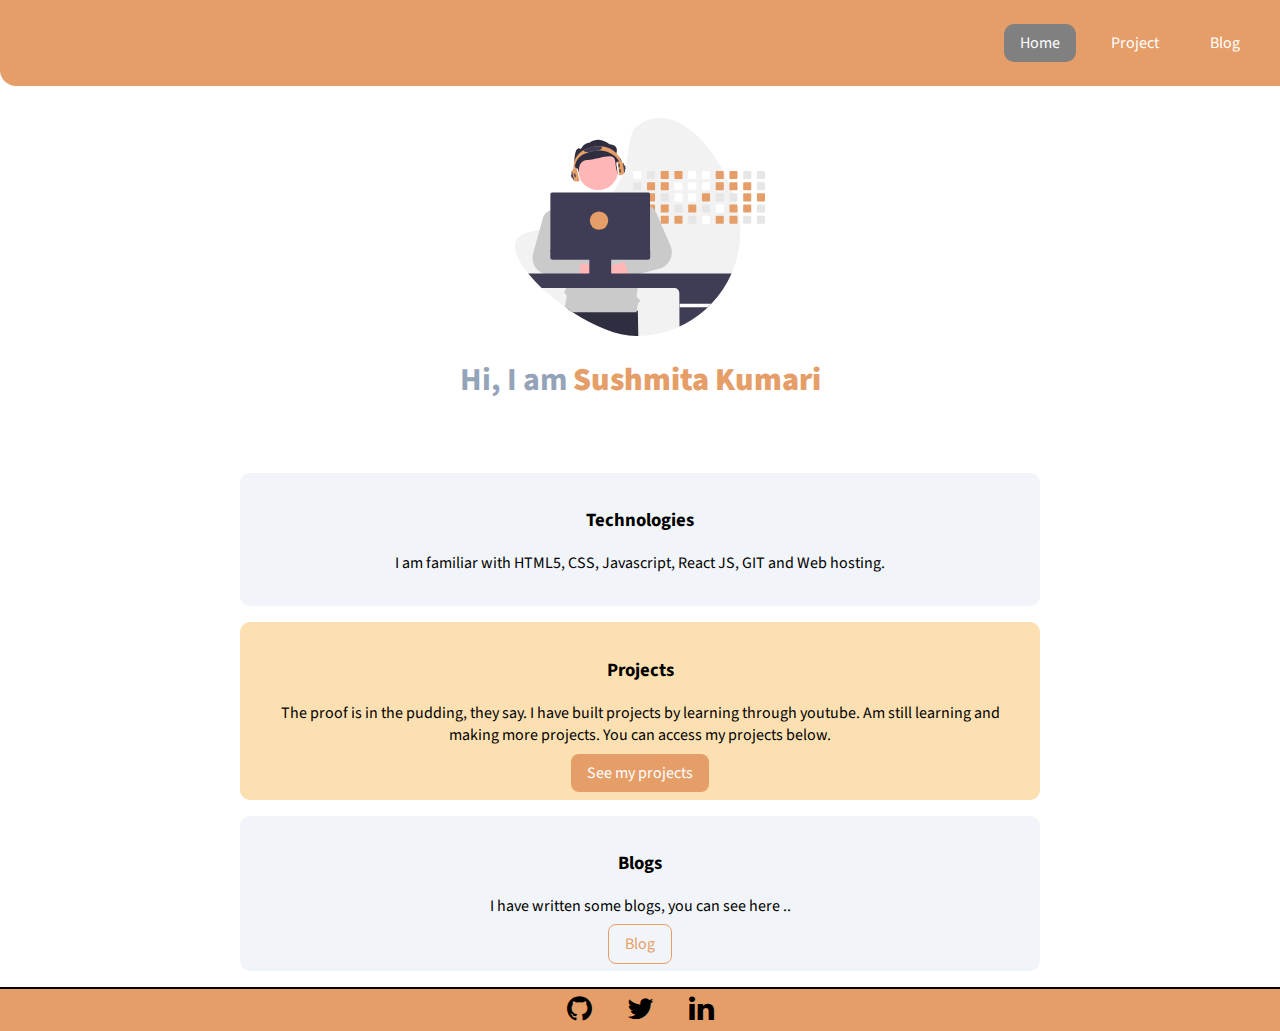
<file: index.html>
<!DOCTYPE html>
<html lang="en">
<head>
    <meta charset="UTF-8">
    <meta http-equiv="X-UA-Compatible" content="IE=edge">
    <meta name="viewport" content="width=device-width, initial-scale=1.0">
    <title>Portfolio</title>
    <link href="styles.css" rel="stylesheet">
    <link rel="stylesheet" href="https://cdnjs.cloudflare.com/ajax/libs/font-awesome/4.7.0/css/font-awesome.min.css">
</head>
<body>
    <nav class="navigation">
     
        <ul class="list-non-bullet nav-pills">
            <li class="list-inline">
                <a class="link active" href="/index.html">Home</a>
            </li>
            <li class="list-inline">
                <a class="link" href="/project.html">Project</a>
            </li>
            <li class="list-inline">
                <a class="link" href="/blog.html">Blog</a>
            </li>
        </ul>
    </nav>
    <header class="hero">
        <img class="hero-img" src="/images/header-img.svg" />
        <h1 class="hero-heading">Hi, I am <strong class="highlight">Sushmita Kumari</strong> </h1> 
    </header>
    <div class="container">
        
                <div class="neo-project">
                    <h3>Technologies</h3>
            <p>I am familiar with HTML5, CSS, Javascript, React JS, GIT and Web hosting.</p>
                </div>
            
                <div class="neogcamp-projects">
                    <h3>Projects</h3>
            <p>The proof is in the pudding, they say. I have built projects by learning through youtube. Am still learning and making more projects. You can access my projects below.</p>
            <a class="link primary-link" href="/project.html">See my projects</a>    
                </div>
                <div class="neo-project">
                    <h3>Blogs</h3>
                    <p>I have written some blogs, you can see here ..</p>
                    <a class="link secondary-link" href="/blogs.html">Blog</a>
                </div>  
        
    </div>
   
    <footer class="footer">
        <div class="footer-div">
              <a href="https://github.com/sushmita2109" target="_blank"><i class="fa fa-github"></i></a>
              <a href="https://twitter.com/Sushmit10759660" target="_blank"><i class="fa fa-twitter"></i></a>
              <a href="https://www.linkedin.com/in/sushmita-kumari-4393b2ab/" target="_blank"><i class="fa fa-linkedin"></i></a>
        </div>
     </footer>
</body>
</html>
</file>
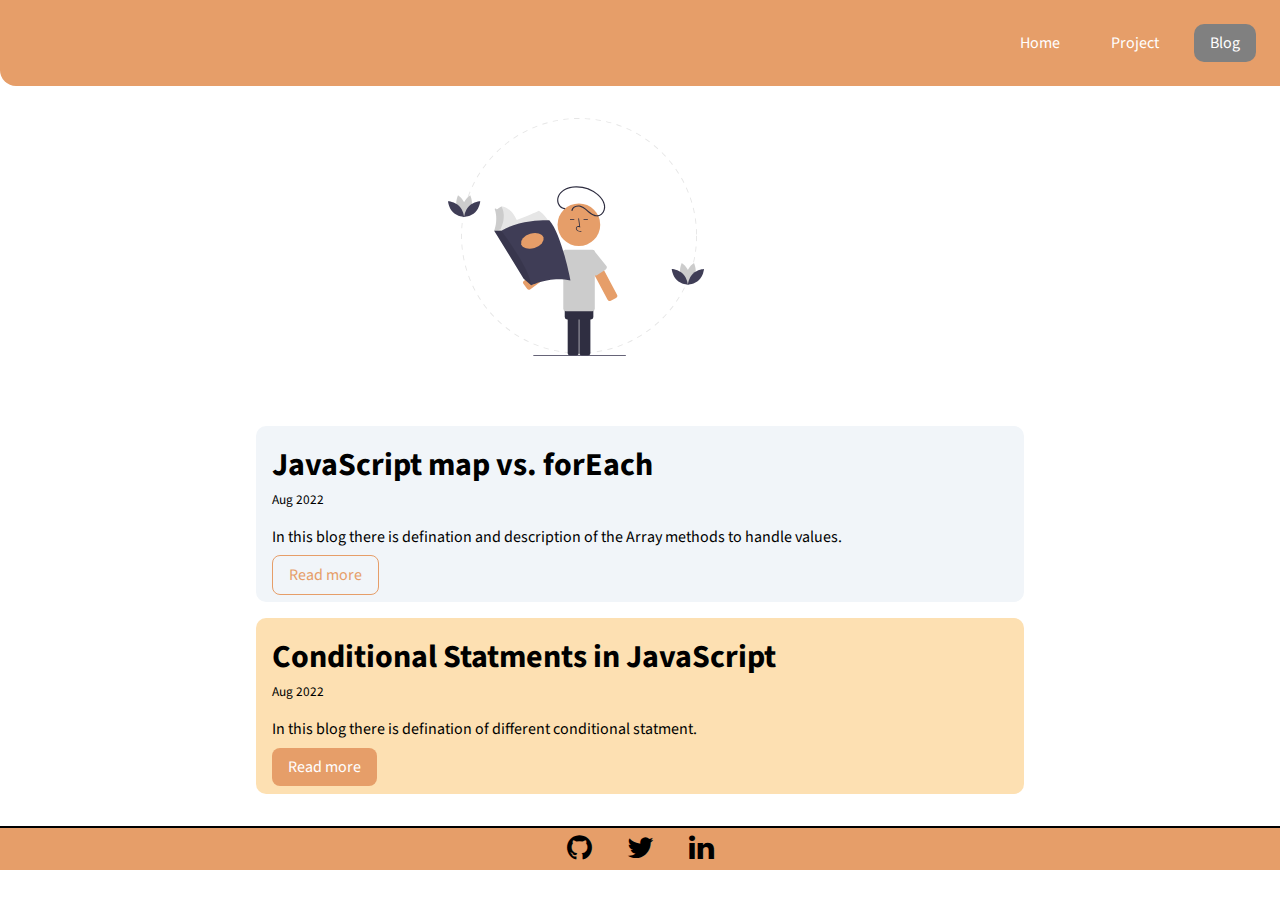
<file: blog.html>
<!DOCTYPE html>
<html lang="en">
<head>
    <meta charset="UTF-8">
    <meta http-equiv="X-UA-Compatible" content="IE=edge">
    <meta name="viewport" content="width=device-width, initial-scale=1.0">
    <link href="styles.css" rel="stylesheet"/>
    <link rel="stylesheet" href="https://cdnjs.cloudflare.com/ajax/libs/font-awesome/4.7.0/css/font-awesome.min.css">
    <title>Blog</title>
</head>
<body>
    <nav class="navigation">
        
        <ul class="list-non-bullet nav-pills">
            <li class="list-inline">
                <a class="link" href="/index.html">Home</a>
            </li>
            <li class="list-inline">
                <a class="link" href="/project.html">Project</a>
            </li>
            <li class="list-inline">
                <a class="link active" href="/blog.html">Blog</a>
            </li>
        </ul>
    </nav>
    <header>
        <img class="blog-img" src="/images/blogimage.svg"/>
    </header>
        <main class="blog-container">
        <div class="blog-section1">
        <h1 class="blog-title">JavaScript map vs. forEach</h1>
       <small>Aug 2022</small>
       <p>In this blog there is defination and description of the Array methods to handle values. </p>
       <a class="link secondary-link" href="https://medium.com/@sushmitakumari363/javascript-map-vs-foreach-when-to-use-each-one-66f876ec288c">Read more</a>
        </div>
        <div class="blog-section2">
        <h1 class="blog-title">Conditional Statments in JavaScript</h1>
       <small>Aug 2022</small>
       <p>In this blog there is defination of different conditional statment. </p>
       <a class="link primary-link" href="https://medium.com/@sushmitakumari363/conditional-statments-in-javascript-51c765dfd200">Read more</a>
        </div>
    </main>
    <footer class="footer">
        <div class="footer-div">
              <a href="https://github.com/sushmita2109" target="_blank"><i class="fa fa-github"></i></a>
              <a href="https://twitter.com/Sushmit10759660" target="_blank"><i class="fa fa-twitter"></i></a>
              <a href="https://www.linkedin.com/in/sushmita-kumari-4393b2ab/" target="_blank"><i class="fa fa-linkedin"></i></a>
        </div>
     </footer>

</body>
</html>
</file>
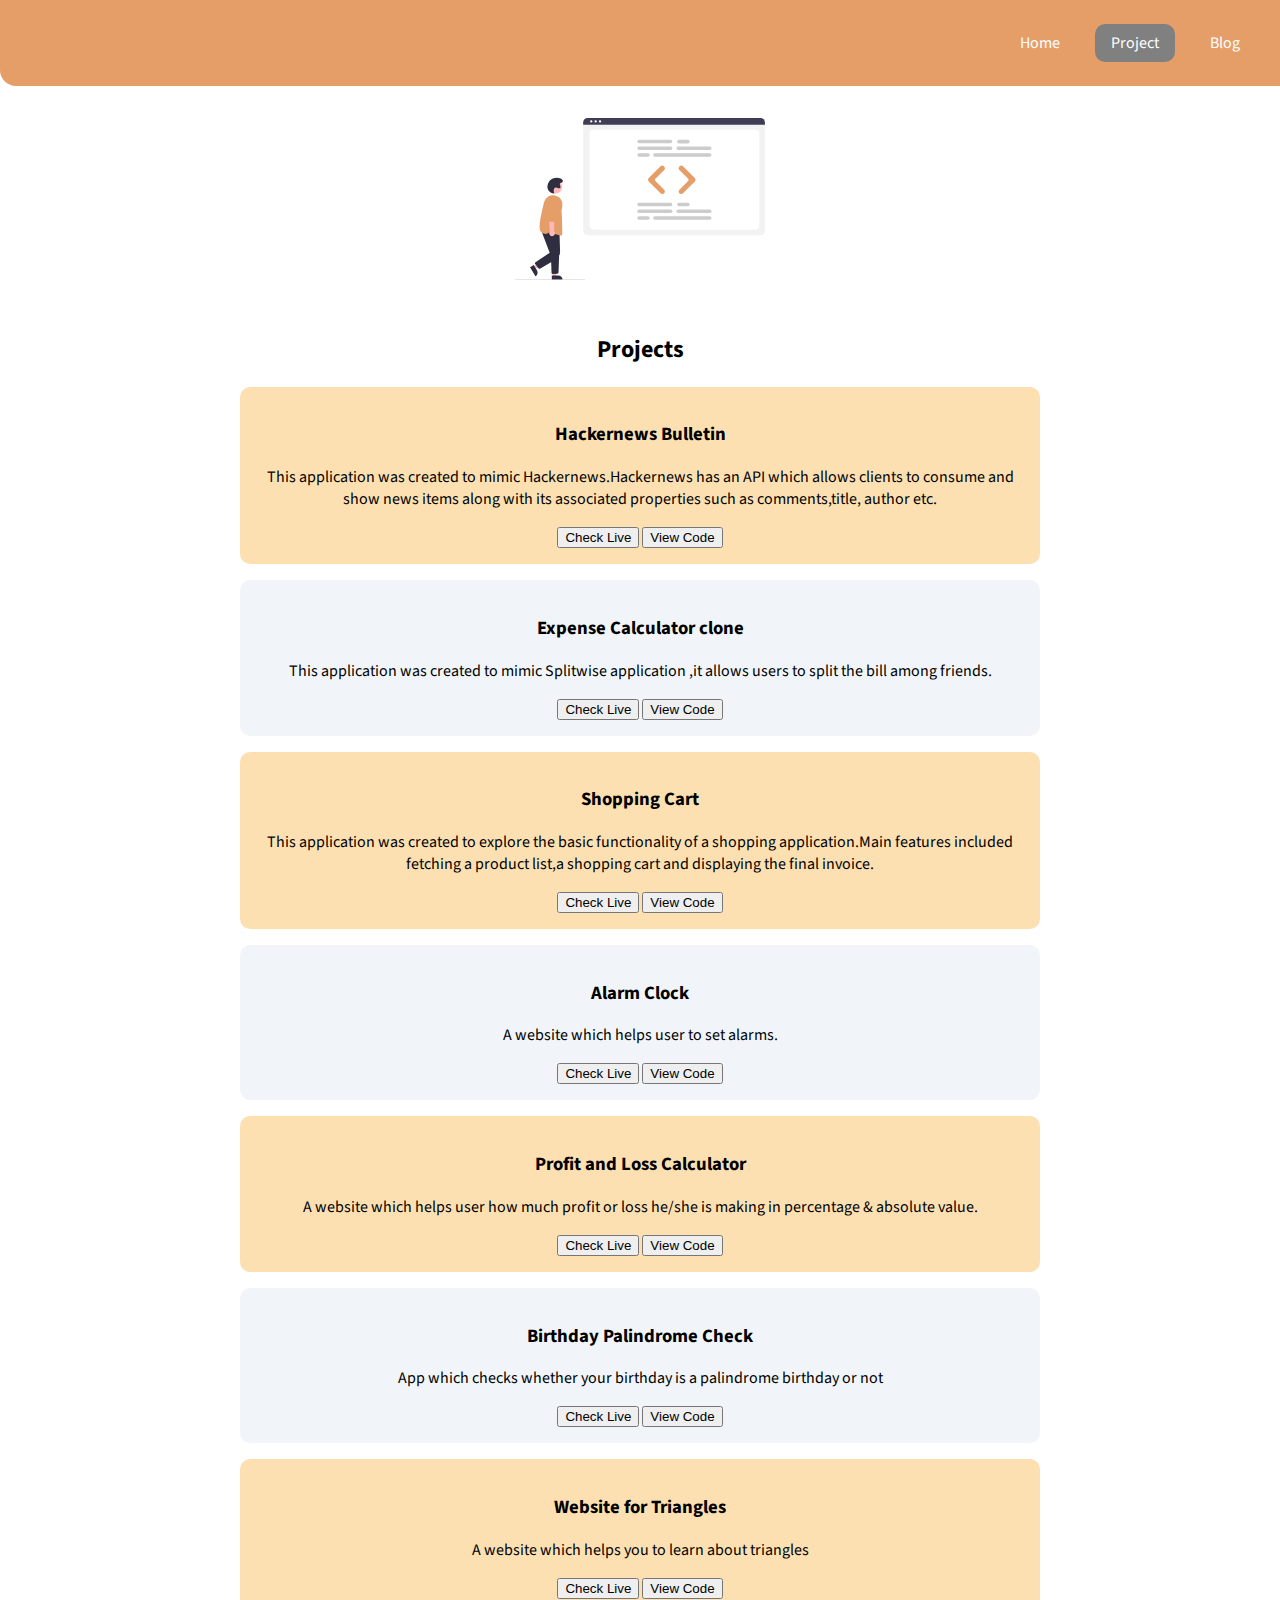
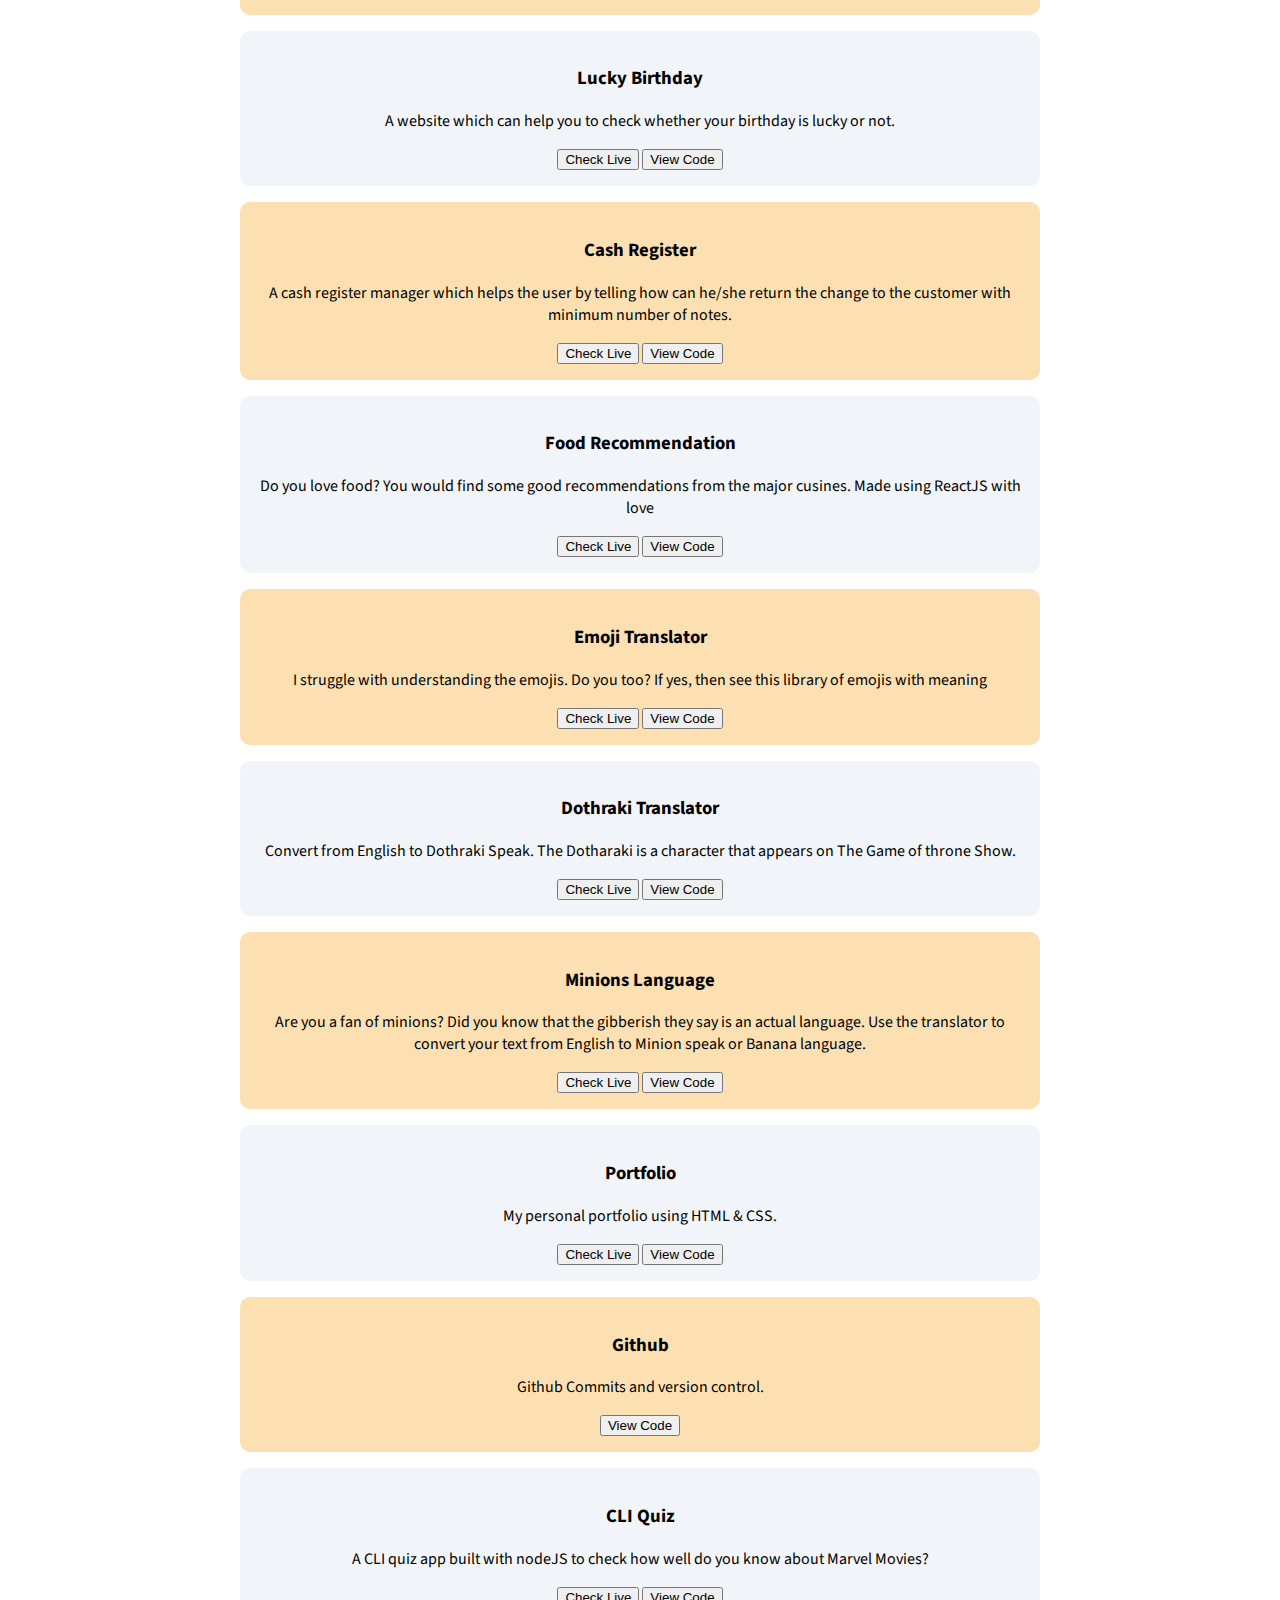
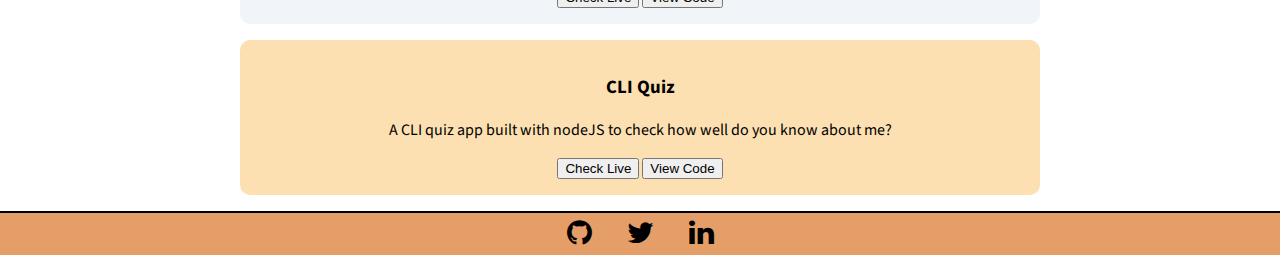
<file: project.html>
<!DOCTYPE html>
<html lang="en">
<head>
    <meta charset="UTF-8">
    <meta http-equiv="X-UA-Compatible" content="IE=edge">
    <meta name="viewport" content="width=device-width, initial-scale=1.0">
    <title>Projects</title>
    <link href="styles.css" rel="stylesheet"/>
    <link rel="stylesheet" href="https://cdnjs.cloudflare.com/ajax/libs/font-awesome/4.7.0/css/font-awesome.min.css">
</head>
<body>
    <nav class="navigation">
   
        <ul class="list-non-bullet nav-pills">
            <li class="list-inline">
                <a class="link" href="/index.html">Home</a>
            </li>
            <li class="list-inline">
                <a class="link active" href="/project.html">Project</a>
            </li>
            <li class="list-inline">
                <a class="link" href="/blog.html">Blog</a>
            </li>
        </ul>
    </nav>
    <header class="hero">
        <img class="hero-img" src="/images/projectimg.svg" alt="project image"/>
    </header>
    <main class="container">
        <h2> Projects</h2>
  
        <div >
          <div class="neogcamp-projects">
            <h3>Hackernews Bulletin</h3>
            <p>
              This application was created to mimic Hackernews.Hackernews has an API which allows clients to consume and show news items along with its associated properties such as comments,title, author etc.
            </p>
            <a href="https://hackernewsbulletin.netlify.app/" target="_blank"
              ><button class="projects_page_view_button">Check Live</button></a
            >
            <a
              href="https://github.com/sushmita2109/hackerNewsBulletin"
              target="_blank"
              ><button class="projects_page_code_button">View Code</button></a
            >
          </div>
          <div class="neo-project">
            <h3>Expense Calculator clone</h3>
            <p>
              This application was created to mimic Splitwise application ,it allows users to split the bill among friends.
            </p>
            <a href="https://expansemanager.netlify.app/" target="_blank"
              ><button class="projects_page_view_button">Check Live</button></a
            >
            <a
              href="https://github.com/sushmita2109/expanse-manager"
              target="_blank"
              ><button class="projects_page_code_button">View Code</button></a
            >
          </div>
          <div class="neogcamp-projects">
            <h3>Shopping Cart</h3>
            <p>
              This application was created to explore the basic functionality of a shopping application.Main features included fetching a product list,a shopping cart and displaying the final invoice.

            </p>
            <a href="https://golden-crostata-97d2d8.netlify.app/" target="_blank"
              ><button class="projects_page_view_button">Check Live</button></a
            >
            <a
              href="https://github.com/sushmita2109/shopping_cart"
              target="_blank"
              ><button class="projects_page_code_button">View Code</button></a
            >
          </div>
          <div class="neo-project">
            <h3>Alarm Clock</h3>
            <p>
              A website which helps user to set alarms.
            </p>
            <a href="https://classy-valkyrie-ebe0e2.netlify.app/" target="_blank"
              ><button class="projects_page_view_button">Check Live</button></a
            >
            <a
              href="https://github.com/sushmita2109/alaramclock"
              target="_blank"
              ><button class="projects_page_code_button">View Code</button></a
            >
          </div>
          <div class="neogcamp-projects">
            <h3>Profit and Loss Calculator</h3>
            <p>
              A website which helps user how much profit or loss he/she is making
              in percentage & absolute value.
            </p>
            <a href="https://neogcamp-markfourteen.netlify.app" target="_blank"
              ><button class="projects_page_view_button">Check Live</button></a
            >
            <a
              href="https://github.com/sushmita2109/neogcamp-markFourteen"
              target="_blank"
              ><button class="projects_page_code_button">View Code</button></a
            >
          </div>
  
          <div class="neo-project">
            <h3>Birthday Palindrome Check</h3>
            <p>
              App which checks whether your birthday is a palindrome birthday or
              not
            </p>
            <a href="https://neogcamp-markthirteen.netlify.app" target="_blank"
              ><button class="projects_page_view_button">Check Live</button></a
            >
            <a
              href="https://github.com/sushmita2109/neogcamp-markThirteen"
              target="_blank"
              ><button class="projects_page_code_button">View Code</button></a
            >
          </div>
          <div class="neogcamp-projects">
            <h3>Website for Triangles</h3>
            <p>A website which helps you to learn about triangles</p>
            <a
              href="https://neogcamp-marktweleve.netlify.app"
              target="_blank"
              ><button class="projects_page_view_button">Check Live</button></a
            >
            <a
              href="https://github.com/sushmita2109/neogcamp-markTweleve"
              target="_blank"
              ><button class="projects_page_code_button">View Code</button></a
            >
          </div>
  
          <div class="neo-project" >
            <h3>Lucky Birthday</h3>
            <p>
              A website which can help you to check whether your birthday is lucky
              or not.
            </p>
            <a href="https://neogcamp-markeleven.netlify.app" target="_blank"
              ><button class="projects_page_view_button">Check Live</button></a
            >
            <a
              href="https://github.com/sushmita2109/neogram-maekEleven"
              target="_blank"
              ><button class="projects_page_code_button">View Code</button></a
            >
          </div>
          <div class="neogcamp-projects">
            <h3>Cash Register</h3>
            <p>
              A cash register manager which helps the user by telling how can
              he/she return the change to the customer with minimum number of
              notes.
            </p>
            <a href="https://neogcamp-markten.netlify.app" target="_blank"
              ><button class="projects_page_view_button">Check Live</button></a
            >
            <a
              href="https://github.com/sushmita2109/neogcamp-MarkTen"
              target="_blank"
              ><button class="projects_page_code_button">View Code</button></a
            >
          </div>
  
          <div class="neo-project">
            <h3>Food Recommendation</h3>
            <p>
              Do you love food? You would find some good recommendations
              from the major cusines. Made using ReactJS with love
            </p>
            <a href="https://km7d86.csb.app/" target="_blank"
              ><button class="projects_page_view_button">Check Live</button></a
            >
            <a
              href="https://github.com/sushmita2109/neogcamp-markNine"
              target="_blank"
              ><button class="projects_page_code_button">View Code</button></a
            >
          </div>
          <div class="neogcamp-projects">
            <h3>Emoji Translator</h3>
            <p>
              I struggle with understanding the emojis. Do you too? If yes, then
              see this library of emojis with meaning
            </p>
            <a href="https://o609hu.csb.app/" target="_blank"
              ><button class="projects_page_view_button">Check Live</button></a
            >
            <a
              href="https://github.com/sushmita2109/neogcamp-markEight"
              target="_blank"
              ><button class="projects_page_code_button">View Code</button></a
            >
          </div>
  
          <div class="neo-project">
            <h3>Dothraki Translator</h3>
            <p>
              Convert from English to Dothraki Speak. The Dotharaki is a
              character that appears on The Game of throne Show. 
            </p>
            <a
              href="https://neogcamp-markseven.netlify.app"
              target="_blank"
              ><button class="projects_page_view_button">Check Live</button></a
            >
            <a
              href="https://github.com/sushmita2109/neogcamp-markSeven"
              target="_blank"
              ><button class="projects_page_code_button">View Code</button></a
            >
          </div>
          <div class="neogcamp-projects">
            <h3>Minions Language</h3>
            <p>
              Are you a fan of minions? Did you know that the gibberish they say
              is an actual language. Use the translator to convert your text from
              English to Minion speak or Banana language.
            </p>
            <a href="https://banana-translator-sushmita.netlify.app" target="_blank"
              ><button class="projects_page_view_button">Check Live</button></a
            >
            <a
              href="https://github.com/sushmita2109/Neogcamp-Lesson4"
              target="_blank"
              ><button class="projects_page_code_button">View Code</button></a
            >
          </div>
  
          <div class="neo-project">
            <h3>Portfolio</h3>
            <p>My personal portfolio using HTML & CSS.</p>
          <a href="https://sushmita-portfolio-markfour.netlify.app/" target="_blank"
              ><button class="projects_page_view_button">Check Live</button></a
            >
            <a
              href="https://github.com/sushmita2109/sushmita-portfolio-Mark4"
              target="_blank"
              ><button class="projects_page_code_button">View Code</button></a
            >
          </div>
          <div class="neogcamp-projects">
            <h3>Github</h3>
            <p>Github Commits and version control.</p>
            <a
              href="https://github.com/sushmita2109?tab=repositories"
              target="_blank"
              ><button class="projects_page_code_button">View Code</button></a
            >
          </div>
          <div class="neo-project">
            <h3>CLI Quiz</h3>
            <p>
              A CLI quiz app built with nodeJS to check how well do you know about
              Marvel Movies?
            </p>
            <a
              href="https://replit.com/@sushmitakumari/Mark2?embed=1&output=1"
              target="_blank"
              ><button class="projects_page_view_button">Check Live</button></a
            >
            <a
              href="https://github.com/sushmita2109/neogcamp-cli-Assignment-2"
              target="_blank"
              ><button class="projects_page_code_button">View Code</button></a
            >
          </div>
  
          <div class="neogcamp-projects">
            <h3>CLI Quiz</h3>
            <p>
              A CLI quiz app built with nodeJS to check how well do you know about
              me?
            </p>
            <a
              href="https://replit.com/@sushmitakumari/Mark-1?embed=1&output=1"
              target="_blank"
              ><button class="projects_page_view_button">Check Live</button></a
            >
            <a
              href="https://github.com/sushmita2109/Neogcamp-cli-Assignment-1"
              target="_blank"
              ><button class="projects_page_code_button">View Code</button></a
            >
          </div>
        </div>
      </main>
      <footer class="footer">
        <div class="footer-div">
              <a href="https://github.com/sushmita2109" target="_blank"><i class="fa fa-github"></i></a>
              <a href="https://twitter.com/Sushmit10759660" target="_blank"><i class="fa fa-twitter"></i></a>
              <a href="https://www.linkedin.com/in/sushmita-kumari-4393b2ab/" target="_blank"><i class="fa fa-linkedin"></i></a>
        </div>
     </footer>
</body>
</html>
</file>
<file: styles.css>
@import url('https://fonts.googleapis.com/css2?family=Lato:ital,wght@0,400;1,300&family=Source+Sans+Pro:ital,wght@0,300;1,200&display=swap');

:root {
    --primary-color:#E69E69;
    --off-white:#f1f5f9;
    --dark-grey:#94a3b8;
}
body{

font-family: 'Source Sans Pro', sans-serif;
margin: 0px;
}
.navigation{
    background-color: var(--primary-color);
    color: white;
    padding: 1rem;
    border-bottom-left-radius: 1rem;
}

.navigation .navigation-brand{
    font-weight:bold;
}
.navigation .nav-pills{
    text-align: right;
}
.navigation .link{
    color: white;
}

.hero{
padding: 2rem;
}

.hero .hero-img{
    max-width: 250px;
    display: block;
    margin: auto;
}

.hero .hero-heading{
    color: var(--dark-grey);
    text-align: center;
}
.highlight{
    color: var(--primary-color);
}
.list-non-bullet{
    list-style: none;
}

.list-inline{
    display: inline;
    padding: 0rem 0.5rem;
}
.container{
    max-width: 800px;
    width: 90%;
    display: block;
    margin: auto;
    text-align: center;
}
.container .section{
 text-align: center;
}
/* 
.section{
    padding: 1rem;
    text-align: center;
    width: 100%;
    border-radius: 10px;
}

.section h3{
 text-align: center;
} */

/* .ow{
    background-color:var(--off-white);
    width: 100%;
    margin: 1rem 0;
    padding: 1rem;
    text-align: center;
} */
.link{
    text-decoration: none;
    padding: 0.5rem 1rem;
}
.navigation .link:hover{
    border: 0.1rem solid white;
    border-radius: 0.5rem ;
}
.active{
    background-color: gray;
    border-radius: 10px;
}
.primary-link{
 background-color: var(--primary-color);
 border-radius: 0.5rem;
 color: white;
}

.secondary-link{
    color: var(--primary-color);
    border-radius: 0.5rem;
    border: 1px solid var(--primary-color);
}
.neogcamp-projects {
    margin: 1rem 0;
    padding: 1rem;
    background-color: #f9a8265b;
    border-radius: 10px;
  }
  
.neo-project{
    margin: 1rem 0;
    padding: 1rem;
    background-color: var(--off-white);
    border-radius: 10px;
}
.blog-img{
    margin: 2rem 28rem;
    width: 20%;
}
.blog-container{
 align-items: center;
 max-width: 800px;
    width: 90%;
    display: block;
    margin: auto;
    padding: 1rem;
}
.blog-section1{
    background-color:var(--off-white);
    padding: 1rem;
    margin: 1rem;
    border-radius: 10px;
}
.blog-section2{
    background-color:#f9a8265b;
    padding: 1rem;
    margin: 1rem;
    border-radius: 10px;
}
.blog-title{
    margin: auto;
}
.footer {
    position: absolute;
    bottom: auto;
    width: 100%;
    border-top: 2px solid black;
    background-color: var(--primary-color);
}
.footer div {
    color: black;
    text-align: center;
}
.footer a {
    padding-inline: 1rem;
    font-size: 29px;
    color: black;
    text-decoration: none;
}
</file>
